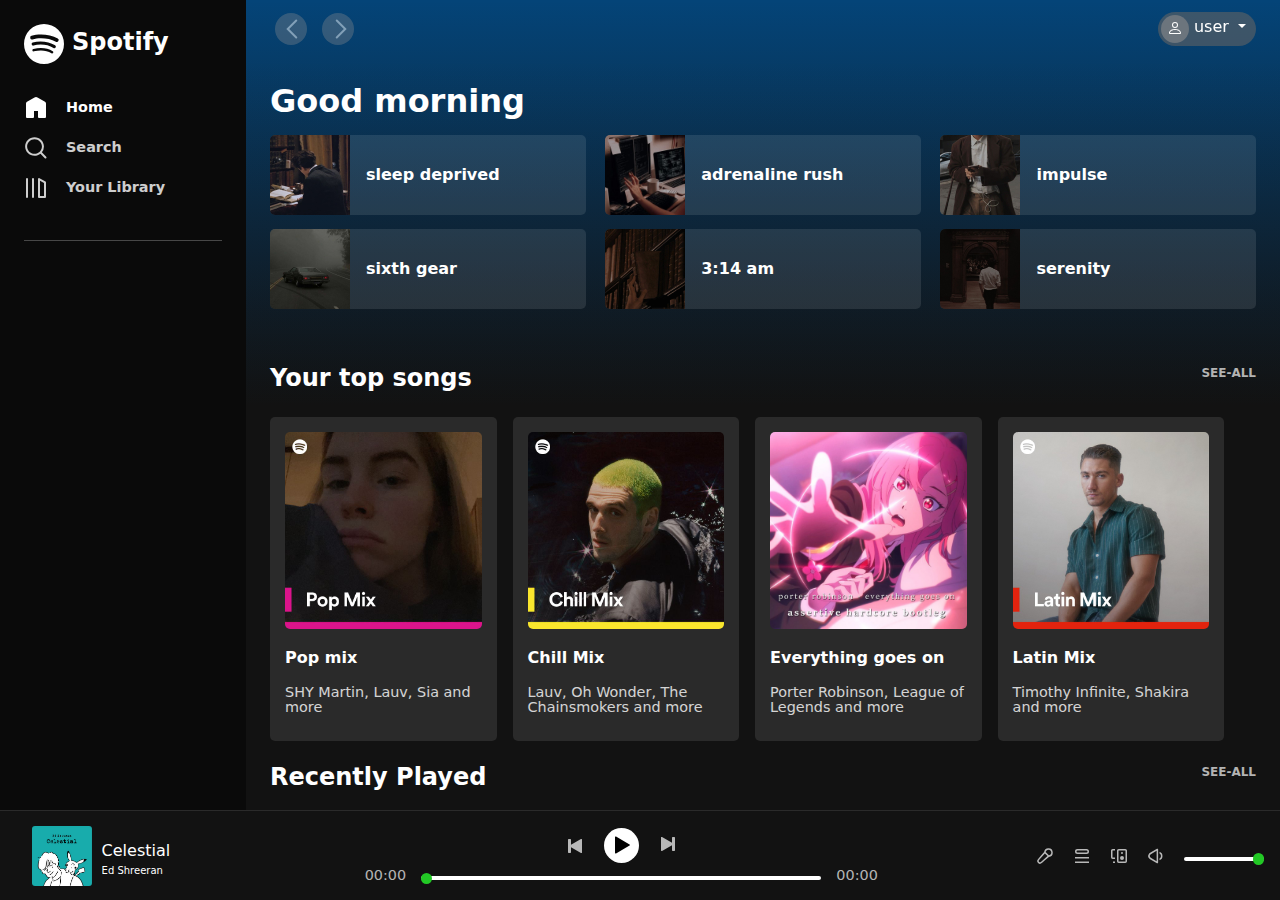
<file: index.html>
<!DOCTYPE html>
<html lang="en">

<head>

  <meta charset="UTF-8">
  <meta name="viewport" content="width=device-width">
  <title>Media Player</title>
  <link rel="stylesheet" href="https://cdn.jsdelivr.net/npm/bootstrap@5.2.0-beta1/dist/css/bootstrap.min.css"
    crossorigin="anonymous">
  <link rel="stylesheet" href="./styles/style.css">
  <link rel="icon" href="./assets/icon/favicon.png">
  <script src="./scripts/dropdown.js" defer></script>

</head>


<body>

  <div id="app" class="d-flex flex-column">

    <div id="principal" class="d-flex">


      <nav id="latNav" class="w-100 pt-4 d-flex flex-column">

        <!-- Start of logo -->

        <a href="#" class="d-flex px-4">
          <svg xmlns="http://www.w3.org/2000/svg" width="40" height="40" fill="currentColor" class="bi bi-spotify"
            viewBox="0 0 16 16">
            <path
              d="M8 0a8 8 0 1 0 0 16A8 8 0 0 0 8 0zm3.669 11.538a.498.498 0 0 1-.686.165c-1.879-1.147-4.243-1.407-7.028-.77a.499.499 0 0 1-.222-.973c3.048-.696 5.662-.397 7.77.892a.5.5 0 0 1 .166.686zm.979-2.178a.624.624 0 0 1-.858.205c-2.15-1.321-5.428-1.704-7.972-.932a.625.625 0 0 1-.362-1.194c2.905-.881 6.517-.454 8.986 1.063a.624.624 0 0 1 .206.858zm.084-2.268C10.154 5.56 5.9 5.419 3.438 6.166a.748.748 0 1 1-.434-1.432c2.825-.857 7.523-.692 10.492 1.07a.747.747 0 1 1-.764 1.288z" />
          </svg>
          <span class="fw-semibold ms-2" style="font-size: 1.5em;">Spotify</span>
        </a>

        <!-- End of logo -->



        <!-- Start of side bar-->

        <ul class="nav flex-column px-2 my-4">
          <li class="nav-item">
            <a href="/" class="nav-link ativo"><svg role="img" height="24" width="24" viewBox="0 0 24 24">
                <path
                  d="M13.5 1.515a3 3 0 00-3 0L3 5.845a2 2 0 00-1 1.732V21a1 1 0 001 1h6a1 1 0 001-1v-6h4v6a1 1 0 001 1h6a1 1 0 001-1V7.577a2 2 0 00-1-1.732l-7.5-4.33z">
                </path>
              </svg> Home</a>
          </li>
          <li class="nav-item">
            <a href="search.html" class="nav-link"><svg role="img" height="24" width="24" viewBox="0 0 24 24">
                <path
                  d="M10.533 1.279c-5.18 0-9.407 4.14-9.407 9.279s4.226 9.279 9.407 9.279c2.234 0 4.29-.77 5.907-2.058l4.353 4.353a1 1 0 101.414-1.414l-4.344-4.344a9.157 9.157 0 002.077-5.816c0-5.14-4.226-9.28-9.407-9.28zm-7.407 9.279c0-4.006 3.302-7.28 7.407-7.28s7.407 3.274 7.407 7.28-3.302 7.279-7.407 7.279-7.407-3.273-7.407-7.28z">
                </path>
              </svg> Search</a>
          </li>
          <li class="nav-item">
            <a href="#" class="nav-link"><svg role="img" height="24" width="24" viewBox="0 0 24 24">
                <path
                  d="M14.5 2.134a1 1 0 011 0l6 3.464a1 1 0 01.5.866V21a1 1 0 01-1 1h-6a1 1 0 01-1-1V3a1 1 0 01.5-.866zM16 4.732V20h4V7.041l-4-2.309zM3 22a1 1 0 01-1-1V3a1 1 0 012 0v18a1 1 0 01-1 1zm6 0a1 1 0 01-1-1V3a1 1 0 012 0v18a1 1 0 01-1 1z">
                </path>
              </svg> Your Library</a>
          </li>
        </ul>


        <!-- End of side bar-->



        <hr class="mx-4 mb-0 mt-2">

        <!-- Start of playlists in sidebar-->


        <!-- End of playlists in sidebar-->

      </nav>

      <!-- End of Install App Button-->


      <!-- Main Content -->
      <div id="feed" class="w-100">

        <!-- menu superior do conteudo -->
        <nav id="topNav" class="d-flex justify-content-between align-items-center px-4 py-2">

          <!-- Start of arrows -->

          <div id="arrowMenu">
            <button><svg role="img" height="24" width="24" class="Svg-ytk21e-0 gFcOie IYDlXmBmmUKHveMzIPCF"
                viewBox="0 0 24 24">
                <path
                  d="M15.957 2.793a1 1 0 010 1.414L8.164 12l7.793 7.793a1 1 0 11-1.414 1.414L5.336 12l9.207-9.207a1 1 0 011.414 0z">
                </path>
              </svg></button>
            <button><svg role="img" height="24" width="24" class="Svg-ytk21e-0 gFcOie IYDlXmBmmUKHveMzIPCF"
                viewBox="0 0 24 24">
                <path
                  d="M8.043 2.793a1 1 0 000 1.414L15.836 12l-7.793 7.793a1 1 0 101.414 1.414L18.664 12 9.457 2.793a1 1 0 00-1.414 0z">
                </path>
              </svg></button>
          </div>

          <!-- End of arrows-->

          <div id="btnTopNav" class="d-flex">

            <!-- Start of user profile -->
            <div class="dropdown ms-3" id="user_bttn">
              <button class="btn btn-secondary dropdown-toggle" type="button" id="dropdownMenuButton1"
                data-bs-toggle="dropdown" aria-expanded="false">
                <div class="imgUsuario bg-secondary">
                  <svg xmlns="http://www.w3.org/2000/svg" width="16" height="16" fill="currentColor"
                    viewBox="0 0 16 16">
                    <path
                      d="M8 8a3 3 0 1 0 0-6 3 3 0 0 0 0 6zm2-3a2 2 0 1 1-4 0 2 2 0 0 1 4 0zm4 8c0 1-1 1-1 1H3s-1 0-1-1 1-4 6-4 6 3 6 4zm-1-.004c-.001-.246-.154-.986-.832-1.664C11.516 10.68 10.289 10 8 10c-2.29 0-3.516.68-4.168 1.332-.678.678-.83 1.418-.832 1.664h10z" />
                  </svg>
                </div>
                <span class="userName">Minh Quang</span>
              </button>
              <div class="dropdownMenuButton1-dropContent">
                <a href="./login.html">Log Out</a>
              </div>

            </div>
          </div>
        </nav>

        <!-- End of user profile -->


        <!-- feed do conteudo principal -->
        <main id="main" class="p-4">

          <!-- seção inicial (header) -->
          <section id="feedHeader">

            <!-- start of greeting -->
            <h2 class="fw-bold" id="greeting">Welcome Back</h2>
            <!-- end of greeting -->

            <!-- recent playlists -->
            <ul id="playlistsRecentes" class="mb-5">
              <li>
                <img src="./assets/playlistImage/1.jpeg" :alt="playlist.nome">
                <span class="fw-semibold ms-3 me-auto">sleep deprived</span>
                <button type="button" class="btn me-3" onclick="playAudio(1)"><svg role="img" height="24" width="24"
                    viewBox="0 0 24 24">
                    <path
                      d="M7.05 3.606l13.49 7.788a.7.7 0 010 1.212L7.05 20.394A.7.7 0 016 19.788V4.212a.7.7 0 011.05-.606z">
                    </path>
                  </svg></button>
              </li>

              <li>
                <img src="./assets/playlistImage/2.jpeg" :alt="playlist.nome">
                <span class="fw-semibold ms-3 me-auto">adrenaline rush</span>
                <button type="button" class="btn me-3" onclick="playAudio(2)"><svg role="img" height="24" width="24"
                    viewBox="0 0 24 24">
                    <path
                      d="M7.05 3.606l13.49 7.788a.7.7 0 010 1.212L7.05 20.394A.7.7 0 016 19.788V4.212a.7.7 0 011.05-.606z">
                    </path>
                  </svg></button>
              </li>

              <li>
                <img src="./assets/playlistImage/3.jpeg" :alt="playlist.nome">
                <span class="fw-semibold ms-3 me-auto">impulse</span>
                <button type="button" class="btn me-3" onclick="playAudio(2)"><svg role="img" height="24" width="24"
                    viewBox="0 0 24 24">
                    <path
                      d="M7.05 3.606l13.49 7.788a.7.7 0 010 1.212L7.05 20.394A.7.7 0 016 19.788V4.212a.7.7 0 011.05-.606z">
                    </path>
                  </svg></button>
              </li>

              <li>
                <img src="./assets/playlistImage/4.jpeg" :alt="playlist.nome">
                <span class="fw-semibold ms-3 me-auto">sixth gear</span>
                <button type="button" class="btn me-3" onclick="playAudio(2)"><svg role="img" height="24" width="24"
                    viewBox="0 0 24 24">
                    <path
                      d="M7.05 3.606l13.49 7.788a.7.7 0 010 1.212L7.05 20.394A.7.7 0 016 19.788V4.212a.7.7 0 011.05-.606z">
                    </path>
                  </svg></button>
              </li>

              <li>
                <img src="./assets/playlistImage/5.jpeg" :alt="playlist.nome">
                <span class="fw-semibold ms-3 me-auto">3:14 am</span>
                <button type="button" class="btn me-3" onclick="playAudio(1)"><svg role="img" height="24" width="24"
                    viewBox="0 0 24 24">
                    <path
                      d="M7.05 3.606l13.49 7.788a.7.7 0 010 1.212L7.05 20.394A.7.7 0 016 19.788V4.212a.7.7 0 011.05-.606z">
                    </path>
                  </svg></button>
              </li>


              <li>
                <img src="./assets/playlistImage/6.jpeg" :alt="playlist.nome">
                <span class="fw-semibold ms-3 me-auto">serenity</span>
                <button type="button" class="btn me-3" onclick="playAudio(1)"><svg role="img" height="24" width="24"
                    viewBox="0 0 24 24">
                    <path
                      d="M7.05 3.606l13.49 7.788a.7.7 0 010 1.212L7.05 20.394A.7.7 0 016 19.788V4.212a.7.7 0 011.05-.606z">
                    </path>
                  </svg></button>

              </li>

            </ul>
          </section>






          <section class="feedPlaylist"></section>
          <section class="feedPlaylist"></section>
          <section class="feedPlaylist"></section>
          <section class="feedPlaylist"></section>

          <div class="footer">
            <div class="first-footer">
              <div class="infor">
                <p><b>Company</b></p>
                <a href="">About</a> <br>
                <p></p>
                <a href="">Jobs</a> <br>
                <p></p>
                <a href="">For the record</a>
              </div>

              <div class="infor">
                <p><b>Communities</b></p>
                <a href="">For artists</a> <br>
                <p></p>
                <a href="">Developers</a> <br>
                <p></p>
                <a href="">Advertising</a> <br>
                <p></p>
                <a href="">Investor</a> <br>
                <p></p>
              </div>

              <div class="infor">
                <p><b>Useful links</b></p>
                <a href="">Support</a> <br>
                <p></p>
                <a href="">Free Moblile App</a>
              </div>
            </div>
            <div class="line-break"></div>

            <div class="second-footer">
              <a href="">Legal</a>
              <a href="">Privacy Center</a>
              <a href="">Privacy Policy</a>
              <a href="">Cookies</a>
              <a href="">About Ads</a>
              <a href="">Accessibility</a>

              <!-- <p>© 2023 Spotify AB</p> -->
            </div>
          </div>

        </main>
      </div>
    </div>


    <div id="mobiPlay">
      <div id="musicaPlay">
        <img src="./assets/playlistImage/celestial.jpg" alt="Song Image" class="song-image">
        <div class="song-details">
          <p class="song-name">Celestial</p>
          <p class="author">Ed Shreeran</p>
        </div>
      </div>


      <!-- <button type="button" id="mobibtn"><svg role="img" height="24" width="24" viewBox="0 0 24 24">
          <path d="M7.05 3.606l13.49 7.788a.7.7 0 010 1.212L7.05 20.394A.7.7 0 016 19.788V4.212a.7.7 0 011.05-.606z">
          </path>
        </svg></button> -->

      <button type="button" class="btn playPause" style="background: white;
        border-radius: 50%;"><svg role="img" height="24" width="24" viewBox="0 0 24 24">
          <path d="M7.05 3.606l13.49 7.788a.7.7 0 010 1.212L7.05 20.394A.7.7 0 016 19.788V4.212a.7.7 0 011.05-.606z">
          </path>
        </svg></button>

    </div>



    <div id="footer">
      <div id="audioBar" class="p-3 d-flex justify-content-between">

        <div id="musicaPlay">
          <img src="./assets/playlistImage/celestial.jpg" alt="Song Image" class="song-image">
          <div class="song-details">
            <p class="song-name">Celestial</p>
            <p class="author">Ed Shreeran</p>
          </div>
        </div>

        <div id="botomIcon">
          <ul class="nav flex-row px-2 my-4">
            <li class="nav-item">
              <a href="#" class="nav-link ativo d-flex flex-column align-items-center"><svg role="img" height="20"
                  width="20" fill="white" viewBox="0 0 24 24">
                  <path
                    d="M13.5 1.515a3 3 0 00-3 0L3 5.845a2 2 0 00-1 1.732V21a1 1 0 001 1h6a1 1 0 001-1v-6h4v6a1 1 0 001 1h6a1 1 0 001-1V7.577a2 2 0 00-1-1.732l-7.5-4.33z">
                  </path>
                </svg>Home</a>
            </li>
            <li class="nav-item">
              <a href="search.html" class="nav-link d-flex flex-column align-items-center"><svg role="img" height="20"
                  width="20" fill="white" viewBox="0 0 24 24">
                  <path
                    d="M10.533 1.279c-5.18 0-9.407 4.14-9.407 9.279s4.226 9.279 9.407 9.279c2.234 0 4.29-.77 5.907-2.058l4.353 4.353a1 1 0 101.414-1.414l-4.344-4.344a9.157 9.157 0 002.077-5.816c0-5.14-4.226-9.28-9.407-9.28zm-7.407 9.279c0-4.006 3.302-7.28 7.407-7.28s7.407 3.274 7.407 7.28-3.302 7.279-7.407 7.279-7.407-3.273-7.407-7.28z">
                  </path>
                </svg>Search</a>
            </li>
            <li class="nav-item">
              <a href="#" class="nav-link d-flex flex-column align-items-center"><svg role="img" height="20" width="20"
                  fill="white" viewBox="0 0 24 24">
                  <path
                    d="M14.5 2.134a1 1 0 011 0l6 3.464a1 1 0 01.5.866V21a1 1 0 01-1 1h-6a1 1 0 01-1-1V3a1 1 0 01.5-.866zM16 4.732V20h4V7.041l-4-2.309zM3 22a1 1 0 01-1-1V3a1 1 0 012 0v18a1 1 0 01-1 1zm6 0a1 1 0 01-1-1V3a1 1 0 012 0v18a1 1 0 01-1 1z">
                  </path>
                </svg>Your Library</a>
            </li>
            <li>
              <a href="#" class="nav-link d-flex flex-column align-items-center"><svg role="img" width="20" height="20"
                  fill="white" viewBox="0 3 16 10">
                  <path
                    d="M8 0a8 8 0 1 0 0 16A8 8 0 0 0 8 0zm3.669 11.538a.498.498 0 0 1-.686.165c-1.879-1.147-4.243-1.407-7.028-.77a.499.499 0 0 1-.222-.973c3.048-.696 5.662-.397 7.77.892a.5.5 0 0 1 .166.686zm.979-2.178a.624.624 0 0 1-.858.205c-2.15-1.321-5.428-1.704-7.972-.932a.625.625 0 0 1-.362-1.194c2.905-.881 6.517-.454 8.986 1.063a.624.624 0 0 1 .206.858zm.084-2.268C10.154 5.56 5.9 5.419 3.438 6.166a.748.748 0 1 1-.434-1.432c2.825-.857 7.523-.692 10.492 1.07a.747.747 0 1 1-.764 1.288z">
                  </path>
                </svg>Get App</a>
            </li>
          </ul>
        </div>

        <div id="caixaCentral" class="d-flex flex-column align-items-center">

          <div id="caixaSetas" class="d-flex align-items-center">


            <button type="button" class="icones anterior"><svg role="img" height="16" width="16" viewBox="0 0 16 16">
                <path
                  d="M12.7 1a.7.7 0 00-.7.7v5.15L2.05 1.107A.7.7 0 001 1.712v12.575a.7.7 0 001.05.607L12 9.149V14.3a.7.7 0 00.7.7h1.6a.7.7 0 00.7-.7V1.7a.7.7 0 00-.7-.7h-1.6z">
                </path>
              </svg></button>

            <!-- onclick="togglePlayPause()" -->
            <button type="button" class="btn playPause"><svg role="img" height="24" width="24" viewBox="0 0 24 24">
                <path
                  d="M7.05 3.606l13.49 7.788a.7.7 0 010 1.212L7.05 20.394A.7.7 0 016 19.788V4.212a.7.7 0 011.05-.606z">
                </path>
              </svg></button>

            <button type="button" class="icones proximo"><svg role="img" height="16" width="16" viewBox="0 0 16 16">
                <path
                  d="M12.7 1a.7.7 0 00-.7.7v5.15L2.05 1.107A.7.7 0 001 1.712v12.575a.7.7 0 001.05.607L12 9.149V14.3a.7.7 0 00.7.7h1.6a.7.7 0 00.7-.7V1.7a.7.7 0 00-.7-.7h-1.6z">
                </path>
              </svg></button>
          </div>

          <div id="barraDeProgresso">
            <small id="currentTime">00:00</small>
            <!-- oninput="updateProgressBar()" -->
            <input type="range" id="progressSlider" min="0" max="100" value="0" step="1">
            <small id="duration">00:00</small>
          </div>

        </div>


        <div id="configAudio" class="d-flex align-items-center">

          <button type="button" class="icones legenda"><svg onClick="enabledisable(this)" role="img" height="16"
              width="16" viewBox="0 0 16 16">
              <path
                d="M13.426 2.574a2.831 2.831 0 00-4.797 1.55l3.247 3.247a2.831 2.831 0 001.55-4.797zM10.5 8.118l-2.619-2.62A63303.13 63303.13 0 004.74 9.075L2.065 12.12a1.287 1.287 0 001.816 1.816l3.06-2.688 3.56-3.129zM7.12 4.094a4.331 4.331 0 114.786 4.786l-3.974 3.493-3.06 2.689a2.787 2.787 0 01-3.933-3.933l2.676-3.045 3.505-3.99z">
              </path>
            </svg></button>

          <button type="button" class="icones lista"><svg onClick="enabledisable(this)" role="img" height="16" width="16" viewBox="0 0 16 16">
              <path
                d="M15 15H1v-1.5h14V15zm0-4.5H1V9h14v1.5zm-14-7A2.5 2.5 0 013.5 1h9a2.5 2.5 0 010 5h-9A2.5 2.5 0 011 3.5zm2.5-1a1 1 0 000 2h9a1 1 0 100-2h-9z">
              </path>
            </svg></button>

          <button type="button" class="icones outrosDispositivos"><svg onClick="enabledisable(this)" role="img" height="16" width="16"
              aria-label="Conectar a um dispositivo" viewBox="0 0 16 16">
              <path
                d="M6 2.75C6 1.784 6.784 1 7.75 1h6.5c.966 0 1.75.784 1.75 1.75v10.5A1.75 1.75 0 0114.25 15h-6.5A1.75 1.75 0 016 13.25V2.75zm1.75-.25a.25.25 0 00-.25.25v10.5c0 .138.112.25.25.25h6.5a.25.25 0 00.25-.25V2.75a.25.25 0 00-.25-.25h-6.5zm-6 0a.25.25 0 00-.25.25v6.5c0 .138.112.25.25.25H4V11H1.75A1.75 1.75 0 010 9.25v-6.5C0 1.784.784 1 1.75 1H4v1.5H1.75zM4 15H2v-1.5h2V15z">
              </path>
              <path d="M13 10a2 2 0 11-4 0 2 2 0 014 0zm-1-5a1 1 0 11-2 0 1 1 0 012 0z"></path>
            </svg></button>

          <div id="volume">
            <!-- onclick="toggleMute()" -->
            <button type="button" class="icones outrosDispositivos" id="button-volume-icon">
              <svg role="presentation" height="16" width="16" aria-label="Volume médio" id="volume-icon"
                viewBox="0 0 16 16">
                <path id="volume-path"
                  d="M9.741.85a.75.75 0 01.375.65v13a.75.75 0 01-1.125.65l-6.925-4a3.642 3.642 0 01-1.33-4.967 3.639 3.639 0 011.33-1.332l6.925-4a.75.75 0 01.75 0zm-6.924 5.3a2.139 2.139 0 000 3.7l5.8 3.35V2.8l-5.8 3.35zm8.683 6.087a4.502 4.502 0 000-8.474v1.65a2.999 2.999 0 010 5.175v1.649z">
                </path>
              </svg>
            </button>
            <!-- oninput="changeVolume()" -->
            <input type="range" id="volume-slider" class="button-volume-range" min="0" max="1" step="0.1" value="1">
          </div>

        </div>




        <!-- Thêm thẻ audio để phát file mp3 -->
        <audio id="audioPlayer" class="d-none" controls>
          <!-- Trình duyệt không hỗ trợ thẻ audio. -->
          <source id="audioSource" type="audio/mp3">
          Your browser does not support the audio element.
        </audio>
      </div>
    </div>
  </div>

  <!-- <script src="./scripts/script.js"></script> -->
  <script src="./scripts/script.js"></script>
</body>

</html>
</file>
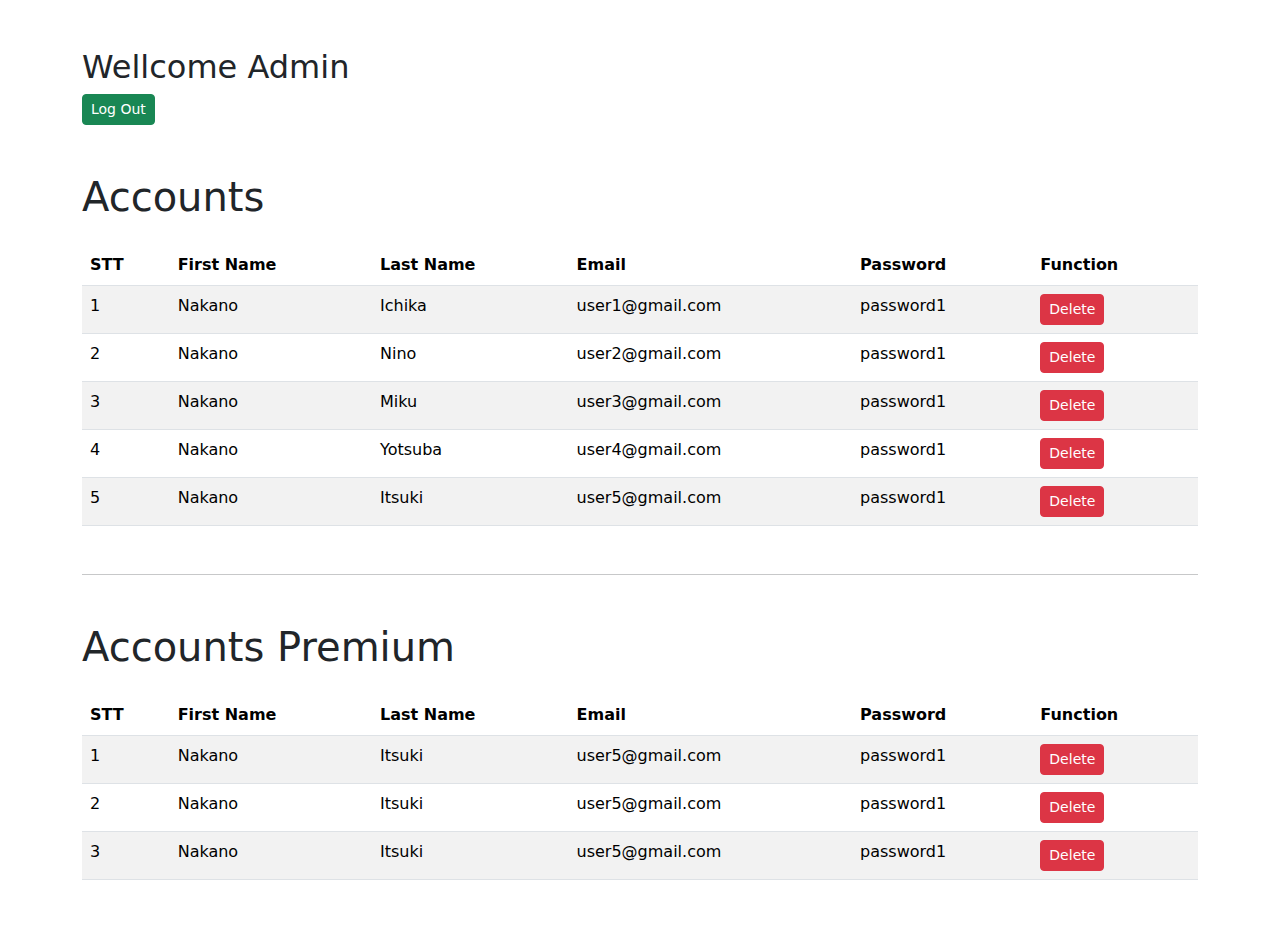
<file: admin.html>
<!DOCTYPE html>
<html lang="en">

<head>
    <meta charset="UTF-8">
    <meta name="viewport" content="width=device-width, initial-scale=1.0">
    <title>Admin Page</title>
    <link href="https://cdn.jsdelivr.net/npm/bootstrap@5.3.2/dist/css/bootstrap.min.css" rel="stylesheet">
    <script src="https://cdn.jsdelivr.net/npm/bootstrap@5.3.2/dist/js/bootstrap.bundle.min.js"></script>
</head>

<body>
    <div class="container my-5">
        <div class="d-block my-5">

            <h2>Wellcome Admin</h2>
            <button class="btn btn-sm btn-success" onclick="window.location.href='login.html'">Log Out</button>
        </div>


        <div class="table-responsive-md">
            <table class="table table-striped my-4">
                <h1>Accounts</h1>
                <thead>
                    <tr>
                        <th>STT</th>
                        <th>First Name</th>
                        <th>Last Name</th>
                        <th>Email</th>
                        <th>Password</th>
                        <th>Function</th>
                    </tr>
                </thead>

                <tbody class="data-user">


                </tbody>
            </table>
        </div>


        <hr class="my-5">


        <div class="table-responsive-md">
            <table class="table table-striped my-4">
                <h1>Accounts Premium</h1>
                <thead>
                    <tr>
                        <th>STT</th>
                        <th>First Name</th>
                        <th>Last Name</th>
                        <th>Email</th>
                        <th>Password</th>
                        <th>Function</th>
                    </tr>
                </thead>

                <tbody class="data-user-premium">


                </tbody>
            </table>
        </div>





    </div>


    <script>
        function getAccountsFromLocalStorage() {
            let string = localStorage.getItem('accounts');
            if (string == null || string === '') {
                // Trả về mảng mặc định tạo sẵn nếu local storage bị rỗng
                return [
                    {
                        firstName: 'admin',
                        lastName: 'admin',
                        email: 'admin@gmail.com',
                        password: 'admin1',
                    },
                    {
                        firstName: "Nakano",
                        lastName: "Ichika",
                        email: "user1@gmail.com",
                        password: "password1",
                    },
                    {
                        firstName: "Nakano",
                        lastName: "Nino",
                        email: "user2@gmail.com",
                        password: "password1",
                    },
                    {
                        firstName: "Nakano",
                        lastName: "Miku",
                        email: "user3@gmail.com",
                        password: "password1",
                    },
                    {
                        firstName: "Nakano",
                        lastName: "Yotsuba",
                        email: "user4@gmail.com",
                        password: "password1",
                    },
                    {
                        firstName: "Nakano",
                        lastName: "Itsuki",
                        email: "user5@gmail.com",
                        password: "password1",
                    },

                ];
            }
            let accounts = JSON.parse(string);
            return accounts;
        }
        function getPremiumAccountsFromLocalStorage() {
            let string = localStorage.getItem('premiumAccounts');
            if (string == null || string === '') {
                // Trả về mảng mặc định tạo sẵn nếu local storage bị rỗng
                return [
                    {

                        firstName: "Nakano",
                        lastName: "Itsuki",
                        email: "user5@gmail.com",
                        password: "password1",
                    },
                    {

                        firstName: "Nakano",
                        lastName: "Itsuki",
                        email: "user5@gmail.com",
                        password: "password1",
                    },
                    {

                        firstName: "Nakano",
                        lastName: "Itsuki",
                        email: "user5@gmail.com",
                        password: "password1",
                    },
                ];
            }
            let premiumAccounts = JSON.parse(string);
            return premiumAccounts;
        }

        // let accounts = getAccountsFromLocalStorage();

        let premiumAccounts = getPremiumAccountsFromLocalStorage();

        function storeAccountsInLocalStorage() {
            let string = JSON.stringify(accounts);
            localStorage.setItem('accounts', string);
        }
        function storeAccountsPremiumInLocalStorage() {
            let string = JSON.stringify(premiumAccounts);
            localStorage.setItem('premiumAccounts', string);
        }

        // let accounts = [
        //     {
        //         firstName: "Nakano",
        //         lastName: "Ichika",
        //         email: "user1@gmail.com",
        //         password: "password1",
        //     },
        //     {
        //         firstName: "Nakano",
        //         lastName: "Nino",
        //         email: "user2@gmail.com",
        //         password: "password1",
        //     },
        //     {
        //         firstName: "Nakano",
        //         lastName: "Miku",
        //         email: "user3@gmail.com",
        //         password: "password1",
        //     },
        //     {
        //         firstName: "Nakano",
        //         lastName: "Yotsuba",
        //         email: "user4@gmail.com",
        //         password: "password1",
        //     },
        //     {
        //         firstName: "Nakano",
        //         lastName: "Itsuki",
        //         email: "user5@gmail.com",
        //         password: "password1",
        //     },
        // ];

        let accounts = getAccountsFromLocalStorage();

        function displayDataTable() {
            const table = document.querySelector('.data-user');
            // khi co admin thi hide cai dau
            for (let i = 1; i < accounts.length; i++) {
                const row = table.insertRow(-1);

                const sttCell = row.insertCell(0);
                sttCell.innerHTML = i;

                const firstNameCell = row.insertCell(1);
                firstNameCell.innerHTML = accounts[i].firstName;

                const lastNameCell = row.insertCell(2);
                lastNameCell.innerHTML = accounts[i].lastName;

                const emailCell = row.insertCell(3);
                emailCell.innerHTML = accounts[i].email;

                const passwordCell = row.insertCell(4);
                passwordCell.innerHTML = accounts[i].password;

                const functionCell = row.insertCell(5);
                const button = document.createElement('button');
                button.type = 'button';
                button.className = 'btn btn-danger btn-sm';
                button.innerHTML = 'Delete';
                button.onclick = function () {
                    deleteRow(this);
                };
                functionCell.appendChild(button);
            }
        }


        function displayDataTablePremium() {
            let premiumAccounts = getPremiumAccountsFromLocalStorage();
            const table = document.querySelector('.data-user-premium');

            for (let i = 0; i < premiumAccounts.length; i++) {
                const row = table.insertRow(-1);

                const sttCell = row.insertCell(0);
                sttCell.innerHTML = i + 1;

                const firstNameCell = row.insertCell(1);
                firstNameCell.innerHTML = premiumAccounts[i].firstName;

                const lastNameCell = row.insertCell(2);
                lastNameCell.innerHTML = premiumAccounts[i].lastName;

                const emailCell = row.insertCell(3);
                emailCell.innerHTML = premiumAccounts[i].email;

                const passwordCell = row.insertCell(4);
                passwordCell.innerHTML = premiumAccounts[i].password;

                const functionCell = row.insertCell(5);
                const button = document.createElement('button');
                button.type = 'button';
                button.className = 'btn btn-danger btn-sm';
                button.innerHTML = 'Delete';
                button.onclick = function () {
                    deleteRow(this);
                };
                functionCell.appendChild(button);
            }

        }



        function deleteRow(btn) {
            var row = btn.parentNode.parentNode;
            var rowIndex = row.rowIndex; // lấy chỉ số của hàng được chọn
            var table = row.parentNode.parentNode;

            if (confirm("Do you want to delete this ?")) {
                accounts.splice(rowIndex - 1, 1);
                storeAccountsInLocalStorage();
                table.deleteRow(rowIndex);
                for (var i = rowIndex; i < table.rows.length; i++) {
                    table.rows[i].cells[0].innerHTML = i;
                }
            }

        }

        window.onload = storeAccountsInLocalStorage();
        window.onload = displayDataTable();
        window.onload = displayDataTablePremium();

    </script>

</body>

</html>
</file>
<file: styles/style.css>
* {
  box-sizing: border-box;
}

::-webkit-scrollbar {
  width: 14px;
}

::-webkit-scrollbar-track {
  background: rgba(0, 0, 0, 0);
}

::-webkit-scrollbar-thumb {
  background: rgba(136, 136, 136, 0.589);
}

::-webkit-scrollbar-thumb:hover {
  background: rgba(85, 85, 85, 0.637);
}

html,
body,
#app,
#principal {
  width: 100%;
  height: 100%;
  overflow-y: hidden;
}

#app {
  min-width: 767px;
  overflow-x: auto;
}

#principal {
  background-color: rgb(4, 68, 120);
  /* background-color: #4c1da2; */
  transition: background-color 1s ease;
  color: #fff;
}

#principal #latNav {
  max-width: 246px;
  background-color: #0a0a0a;
}

#principal #latNav a {
  text-decoration: none;
  color: #fff;
}

#principal #latNav .nav .nav-item .nav-link {
  color: #fff;
  fill: #fff;
  font-size: 0.9em;
  font-weight: bold;
  opacity: 0.8;
  transition: opacity 0.3s ease;
}

#principal #latNav .nav .nav-item .nav-link svg {
  margin-right: 13px;
}

#principal #latNav .nav .nav-item .nav-link.ativo,
#principal #latNav .nav .nav-item .nav-link:hover {
  opacity: 1;
}

#principal #latNav #underList button {
  background-color: rgba(0, 0, 0, 0);
  border: 0;
  display: flex;
  color: #fff;
  opacity: 0.8;
  transition: opacity 0.3s ease;
  padding: 8px 24px;
  width: 100%;
  font-size: 0.9em;
  font-weight: bold;
}

#principal #latNav #underList button .plus_bttn,
#principal #latNav #underList button .heart_bttn {
  width: 24px;
  height: 24px;
  margin-right: 16px;
  border-radius: 2px;
  display: flex;
  align-items: center;
  justify-content: center;
}

#principal #latNav #underList button .plus_bttn {
  background-color: #fff;
}

#principal #latNav #underList button .heart_bttn {
  background: linear-gradient(125deg, #773de3 41%, #cffff1 100%);
  fill: #fff;
}

#principal #latNav #underList button:hover {
  opacity: 1;
}

#principal #latNav #playlistSidebar {
  width: 100%;
  overflow-y: auto;
  box-shadow: inset 0 30px 15px rgba(10, 10, 10, 0.2);
}

#principal #latNav #playlistSidebar li {
  width: 100%;
  list-style-type: none;
}

#principal #latNav #playlistSidebar li a {
  font-size: 0.9em;
  font-weight: 500;
}

#principal #latNav #installApp {
  fill: #fff;
  font-size: 0.9em;
  font-weight: 500;
  opacity: 0.8;
  transition: opacity 0.3s;
}

#principal #latNav #installApp svg {
  margin-right: 15px;
}

#principal #latNav #installApp:hover {
  opacity: 1;
}

#principal #feed {
  background: linear-gradient(
    180deg,
    rgba(0, 0, 0, 0) 0%,
    #121212 50%,
    #121212 100%
  );
  overflow-y: auto;
}

#principal #feed #topNav {
  transition: background-color .3s ease;
  position: sticky;
  top: 0;
  z-index: 999;
}



#principal #feed #topNav #arrowMenu button {
  border: none;
  margin: 5px;
  width: 32px;
  height: 32px;
  border-radius: 16px;
  background-color: rgba(146, 144, 144, 0.671);
  fill: #fff;
  opacity: 0.5;
}

#principal #feed #topNav #btnTopNav button#upgrade {
  background-color: rgba(10, 10, 10, 0.1);
  color: #fff;
  padding: 2px 10px;
  margin: 1px;
  border-radius: 20px;
  border: 1px solid #fff;
  opacity: 0.8;
  font-weight: 500;
  font-size: 0.9em;
}

#principal #feed #topNav #btnTopNav button#upgrade:hover {
  background-color: #0a0a0a;
  padding: 2px 11px;
}

#principal #feed #topNav #btnTopNav #user_bttn button {
  background-color: rgba(99, 99, 99, 0.594);
  border: none;
  border-radius: 50px;
  padding: 3px;
  padding-right: 10px;
}

#principal #feed #topNav #btnTopNav #user_bttn button .imgUsuario {
  border-radius: 14px;
  display: inline-block;
  width: 28px;
  height: 28px;
}

#principal #feed #topNav #btnTopNav #user_bttn button:focus {
  box-shadow: 0 0 0 0;
  border: 0 none;
  outline: 0;
}

#principal #feed #main {
  background: linear-gradient(
    180deg,
    rgba(0, 0, 0, 0) 0%,
    #121212 50%,
    #121212 100%
  );
}

#principal #feed #main #feedHeader {
  max-width: 1920px;
}

#principal #feed #main #feedHeader #playlistsRecentes {
  display: flex;
  justify-content: space-between;
  flex-wrap: wrap;
  padding: 0;
  height: fit-content;
}

#principal #feed #main #feedHeader #playlistsRecentes li {
  list-style-type: none;
  width: 32%;
  border-radius: 5px;
  margin: 7px 0;
  cursor: pointer;
  transition: background-color 0.3s ease;
  background-color: rgba(255, 255, 255, 0.1);
  display: flex;
  align-items: center;
}

#principal #feed #main #feedHeader #playlistsRecentes li:hover {
  background-color: rgba(255, 255, 255, 0.3);
}

#principal #feed #main #feedHeader #playlistsRecentes li:hover button.btn {
  opacity: 1;
  cursor: default;
}

#principal #feed #main #feedHeader #playlistsRecentes li img {
  width: 80px;
  height: 80px;
  border-radius: 5px 0 0 5px;
}

#principal #feed #main #feedHeader #playlistsRecentes li button.btn {
  width: 48px;
  height: 48px;
  border-radius: 24px;
  background-color: #1ed760;
  transition: opacity 0.3s ease;
  opacity: 0;
  box-shadow: 0px 15px 40px 0px rgba(0, 0, 0, 0.9);
  transition: all ease-in-out 0.2s;
}

#principal #feed #main #feedHeader #playlistsRecentes li button.btn:hover {
  padding: 1px;
  border: 0;
  transform: scale(1.05);
}

#botomIcon {
  display: none !important;
}

@media only screen and (max-width: 1186px) {
  #principal #feed #main #feedHeader #playlistsRecentes li {
    width: 49%;
  }

  #principal #feed #main #feedHeader #playlistsRecentes li img {
    width: 64px;
    height: 64px;
  }
}

#principal #feed #main .feedPlaylist {
  max-width: 1920px;
  /* height: 390px; */
}

#principal #feed #main .feedPlaylist h4 {
  display: inline;
}
#principal #feed #main .feedPlaylist h4 > a {
  text-decoration: none;
  color: #fff;
}

#principal #feed #main .feedPlaylist h4 > a:hover {
  text-decoration: underline;
}
#principal #feed #main .feedPlaylist .see-all {
  text-decoration: none;
  color: #b3b3b3;
  float: right;
  font-size: 9pt;
  font-weight: bold;
  cursor: pointer;
}

#principal #feed #main .feedPlaylist .playlists {
  display: flex;
  flex-wrap: wrap;
  /* justify-content: space-between; */
  padding: 0;
  /* min-height: 660px; */
  min-height: 330px;
  /* min-height: 990px; */
  
  overflow-y: hidden;
  /* height: 380px; */
  /* overflow-x: auto; */
  /* min-height: 770px; */
}

#principal #feed #main .feedPlaylist .playlists li {
  
  width: 15%;
  list-style-type: none;
  background-color: rgba(255, 255, 255, 0.1);
  padding: 15px 15px 0 15px;
  border-radius: 5px;
  cursor: pointer;
  transition: background-color 0.3s;
  position: relative;
  margin-bottom: 30px;
  height: max-content;
  margin-right: 1.6%;
  height: 98%;
  /* height: 46%; */
  /* height: 31%; */
  /* height: 29%; */
}



#principal #feed #main .feedPlaylist .playlists li img {
  width: 100%;
  border-radius: 5px;
  margin-bottom: 17px;
}

#principal #feed #main .feedPlaylist .playlists li span {
  font-weight: 700;
}

#principal #feed #main .feedPlaylist .playlists li p {
  font-size: 0.9em;
  line-height: 15px;
  opacity: 0.8;
}

#principal #feed #main .feedPlaylist .playlists li button.btn {
  width: 48px;
  height: 48px;
  border-radius: 24px;
  background-color: #1ed760;
  transition: all 0.3s ease;
  opacity: 0;
  position: absolute;
  right: 8px;
  bottom: 80px;
  cursor: default;
  transition: all ease-in-out 0.2s;
  box-shadow: 0px 15px 40px 0px rgba(0, 0, 0, 0.9);
}

#principal #feed #main .feedPlaylist .playlists li button.btn:hover {
  padding: 1px;
  border: 0;
  transform: scale(1.05);
}

#principal #feed #main .feedPlaylist .playlists li:hover {
  background-color: rgba(255, 255, 255, 0.2);
}

#principal #feed #main .feedPlaylist .playlists li:hover button.btn {
  bottom: 95px;
  opacity: 1;
}

@media only screen and (max-width: 2130px) {
  #principal #feed #main .feedPlaylist .playlists {
    height: 360px;
  }
}

@media only screen and (max-width: 1920px) {
  #principal #feed #main .feedPlaylist .playlists {
    height: 320px;
  }
}

@media only screen and (max-width: 1730px) {
  #principal #feed #main .feedPlaylist .playlists {
    height: 300px;
  }
}

@media only screen and (max-width: 1512px) {
  #principal #feed #main .feedPlaylist .playlists {
    height: 295px;
  }

  #principal #feed #main .feedPlaylist .playlists li {
    width: 18%;
  }
}

@media only screen and (max-width: 1324px) {
  #principal #feed #main .feedPlaylist .playlists {
    height: 310px;
  }

  #principal #feed #main .feedPlaylist .playlists li {
    width: 23%;
  }
}

@media only screen and (max-width: 996px) {
  #principal #feed #main .feedPlaylist .playlists {
    height: 295px;
  }

  #principal #feed #main .feedPlaylist .playlists li {
    width: 32%;
    margin-right: 1.3%;
  }
  
}

@media only screen and (max-width: 796px) {
  #principal #feed #main .feedPlaylist .playlists {
    height: 310px;
  }

  #principal #feed #main .feedPlaylist .playlists li {
    width: 48%;
  }
}

@media only screen and (max-width: 770px) {
  #latNav {
    display: none !important;
  }

  #configAudio {
    display: none !important;
  }

  #caixaCentral {
    display: none !important;
  }

  #principal #feed #main .feedPlaylist .playlists {
    height: 310px;
  }

  #principal #feed #main .feedPlaylist .playlists li {
    width: 23%;
  }

  #audioBar #musicaPlay {
    display: none !important;
  }

  #audioBar {
    height: 70px !important;
    width: 100vw !important;
    display: flex;
    align-items: center;
    justify-content: center !important;
  }

  #botomIcon {
    display: unset !important;
  }

  #botomIcon a {
    color: white;
    font-size: 12px;
  }

  #botomIcon a svg {
    margin: 10px;
  }

  #arrowMenu {
    visibility: hidden;
  }

  #app {
    min-width: 100vw;
  }

  #mobiPlay {
    height: 63px;
    width: 95%;
    margin-top: 78vh;
    margin-left: 2.5%;
    position: absolute;
    opacity: 95%;
    border-radius: 15px;
    background-color: #000000e4;
    display: flex !important;
    align-items: center;
    padding: 0 5vw;
    justify-content: space-between;
  }

  #mobibtn {
    width: 35px;
    height: 35px;
    border-radius: 50%;
    border-color: white;
    background-color: #fff;
    display: flex;
    justify-content: center;
    align-items: center;
  }
}

@media only screen and (max-width: 520px) {
  #principal #feed #main .feedPlaylist .playlists {
    height: 310px;
  }

  #principal #feed #main .feedPlaylist .playlists li {
    width: 48%;
  }
}

@media only screen and (max-width: 430px) {
  #principal #feed #main .feedPlaylist .playlists {
    height: 210px;
  }

  #principal #feed #main .feedPlaylist .playlists li {
    width: 48%;
  }

  #main #feedHeader #playlistsRecentes li {
    width: 100% !important;
  }

  #main #feedHeader #playlistsRecentes {
    height: 240px;
    overflow: hidden;
  }

  #principal #feed #main .feedPlaylist .playlists li p {
    display: none;
  }

  #principal #feed #main .feedPlaylist .playlists li {
    padding-bottom: 15px;
    margin-bottom: 50px;
  }
}

@media only screen and (max-width: 370px) {
  #botomIcon a {
    font-size: 10px;
    margin: -9px;
    padding: 18px;
  }
  #principal #feed #main .feedPlaylist .playlists li {
    margin-bottom: 100px;
  }
}

@media only screen and (max-width: 300px) {
  #botomIcon a {
    font-size: 8px;
    margin: -14px;
    padding: 18px;
  }
}

#mobiPlay {
  display: none;
}

#audioBar {
  width: 100%;
  height: 90px;
  background-color: #121212;
  border-top: 1px solid rgba(255, 255, 255, 0.1);
}

#audioBar #musicaPlay {
  width: auto;
  margin-left: 1.25%;
}

#audioBar button.icones {
  background-color: rgba(0, 0, 0, 0);
  fill: #fff;
  border: none;
  opacity: 0.7;
}

#audioBar button.icones:hover {
  opacity: 1;
}

#audioBar button.icones.aleatorio {
  margin: 5px 15px 5px 5px;
}

#audioBar button.icones.proximo {
  margin: 5px 5px 5px 15px;
}

#audioBar button.icones.proximo svg {
  margin-bottom: 4px;
}

#audioBar button.icones.anterior {
  transform: rotate(180deg);
  margin: 5px 15px 5px 5px;
}

#audioBar button.icones.anterior svg {
  margin-bottom: 4px;
}

#audioBar button.icones.repetir {
  margin: 5px 5px 5px 15px;
}

#audioBar button.icones.legenda,
#audioBar button.icones.lista,
#audioBar button.icones.outrosDispositivos {
  padding-right: 15px;
}

#audioBar #caixaCentral #caixaSetas button.playPause {
  width: 35px;
  height: 35px;
  border-radius: 24px;
  background-color: #fff;
  display: flex;
  justify-content: center;
  align-items: center;
  padding: 0;
}

#audioBar #caixaCentral #caixaSetas button.playPause:hover {
  padding: 2px;
}

#audioBar #caixaCentral #barraDeProgresso small {
  color: rgba(255, 255, 255, 0.7);
  font-size: 0.9em;
  margin: 10px;
}

#audioBar #caixaCentral #barraDeProgresso input[type="range"] {
  width: 25rem;
}

#audioBar #configAudio #volume input[type="range"] {
  width: 5rem;
}

#audioBar input[type="range"] {
  -webkit-appearance: none;
  appearance: none;
  background: transparent;
  cursor: pointer;
  width: 5rem;
}

#audioBar input[type="range"]:focus {
  outline: none;
}

#audioBar input[type="range"]::-webkit-slider-runnable-track {
  background-color: #ffffff;
  border-radius: 0.5rem;
  height: 0.25rem;
}

#audioBar input[type="range"]::-webkit-slider-thumb {
  -webkit-appearance: none;
  appearance: none;
  margin-top: -3.2px;
  background-color: #22c925;
  border-radius: 0.5rem;
  height: 0.7rem;
  width: 0.7rem;
}

#audioBar input[type="range"]:focus::-webkit-slider-thumb {
  outline: 3px solid #22c925;
  outline-offset: 0.125rem;
}

#audioBar input[type="range"]::-moz-range-track {
  background-color: #ffffff;
  border-radius: 0.5rem;
  height: 0.25rem;
}

#audioBar input[type="range"]::-moz-range-thumb {
  background-color: #22c925;
  border: none;
  border-radius: 0.5rem;
  height: 0.7rem;
  width: 0.7rem;
}

#audioBar input[type="range"]:focus::-moz-range-thumb {
  outline: 3px solid #22c925;
  outline-offset: 0.125rem;
}

#full-screen {
  background-color: #121212;
  border: none;
}

@media only screen and (max-width: 1060px) {
  #audioBar button.icones svg {
    width: 15px;
    height: 15px;
  }

  #audioBar button.icones.legenda,
  #audioBar button.icones.lista,
  #audioBar button.icones.outrosDispositivos {
    padding-right: 8px;
  }

  #audioBar #caixaCentral #caixaSetas button.playPause {
    width: 30px;
    height: 30px;
    padding: 0;
  }

  #audioBar #caixaCentral #caixaSetas button.playPause svg {
    width: 18px;
    height: 18px;
  }

  #audioBar #caixaCentral #barraDeProgresso small {
    font-size: 0.8em;
  }

  #audioBar #caixaCentral #barraDeProgresso input[type="range"] {
    width: 15rem;
  }
}

.dropdownMenuButton1-dropContent {
  display: none;
  padding:10px;
  padding-left:15px;
  background-color: rgba(10, 10, 10, 0.4);
  margin-top:10px;
  border-radius: 5px;
  width:254px;
  align-self: flex-end;
  position: absolute;
  top:30px;
}

.show {
  display: block;
}

.dropdownMenuButton1-dropContent > a {
  text-decoration: none;
  color:white;

}
#user_bttn {
  display: flex;
  flex-direction: column;
}


#musicaPlay {
  display: flex;
  flex-direction: row;
  align-items: center;
}

#musicaPlay .song-image {
  width: 60px;
  height: 60px;
  border-radius: 5%;
}

#musicaPlay .song-details {
  display: flex;
  flex-direction: column;
  align-items: left;
  padding: 10px;
  text-wrap: nowrap;
}

#musicaPlay .song-name {
  color: white;
  font-size: 1em;
  margin-bottom: 0px;
  width: 100px;
}

#musicaPlay .author {
  color: white;
  font-size: 10px;
  margin-bottom: -5px;
  width: 100px;
  overflow: hidden;
}

.footer {
  margin-top: 50px;
  width: 100%;
  min-height: 450px;
  flex-wrap: wrap;
  display: flex;
}

.footer a:hover, a:visited, a:active, a:link {
  color:#d7e0db;
}

.first-footer,
.second-footer {
  width: 100%;
  height: 200px;
  display: flex;
}

.first-footer .infor {
  width: 25%;
  height: 190px;
  margin: 1vh 1vw;
}

.first-footer .infor a {
  text-decoration: none;
}

.second-footer {
  position: relative;
  align-items: center;
  flex-wrap: wrap;
}

.second-footer * {
  margin: 1vh 1vw;
  text-decoration: none;
}

.second-footer p {
  position: absolute;
  right: 0;
}

.line-break {
  margin-top: 100px;
  background-color: #333634; 
  width: 100%; 
  height: 1px; 
  clear: both;
}

@media screen and (max-width: 768px) {
  .first-footer .infor {
    max-width: 100%;
  }

  .first-footer {
    flex-direction: column;
    align-items: flex-start;
    text-align: left;
    text-wrap: nowrap;
  }
  .line-break {
    margin-top: 300px;
  }
  .second-footer {
    flex-direction: column; /* Stack items vertically on smaller screens */
    align-items: flex-start; /* Align items to the left on smaller screens */
    text-align: left;
  }
}
</file>
